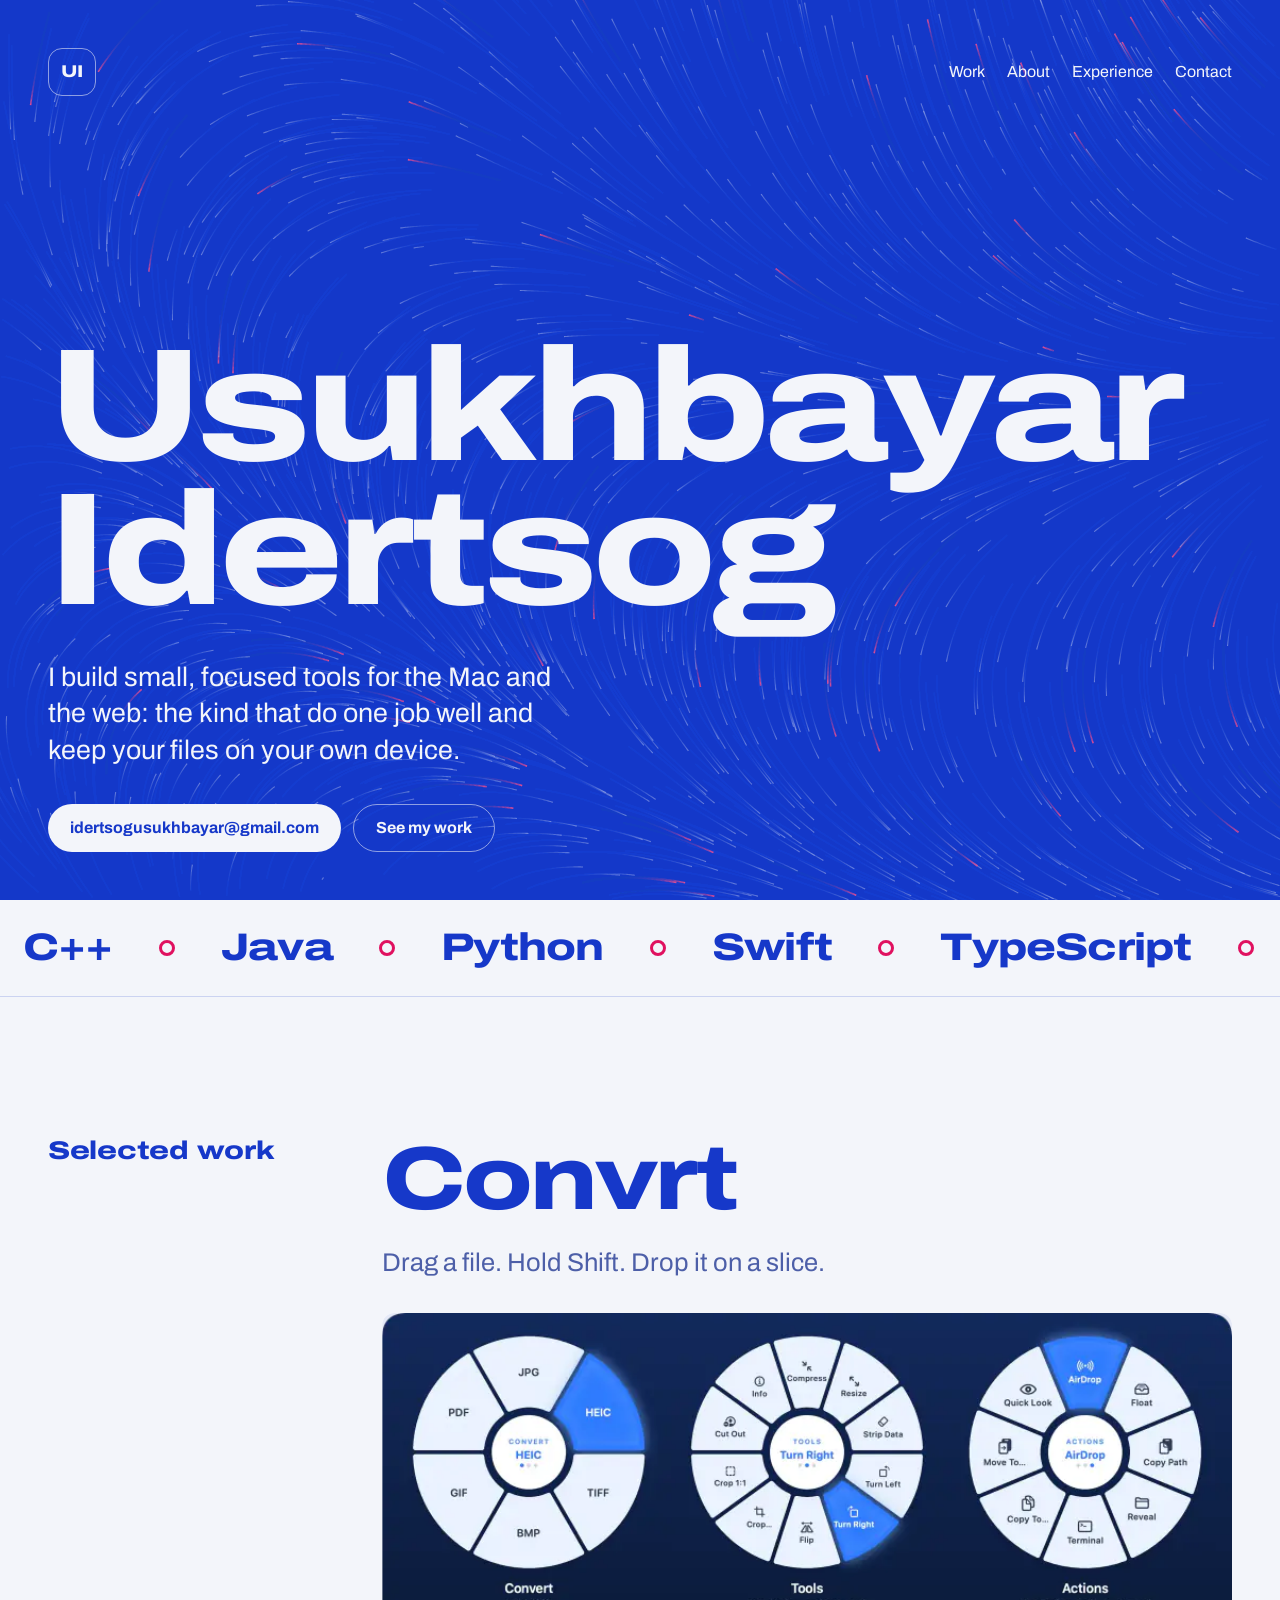
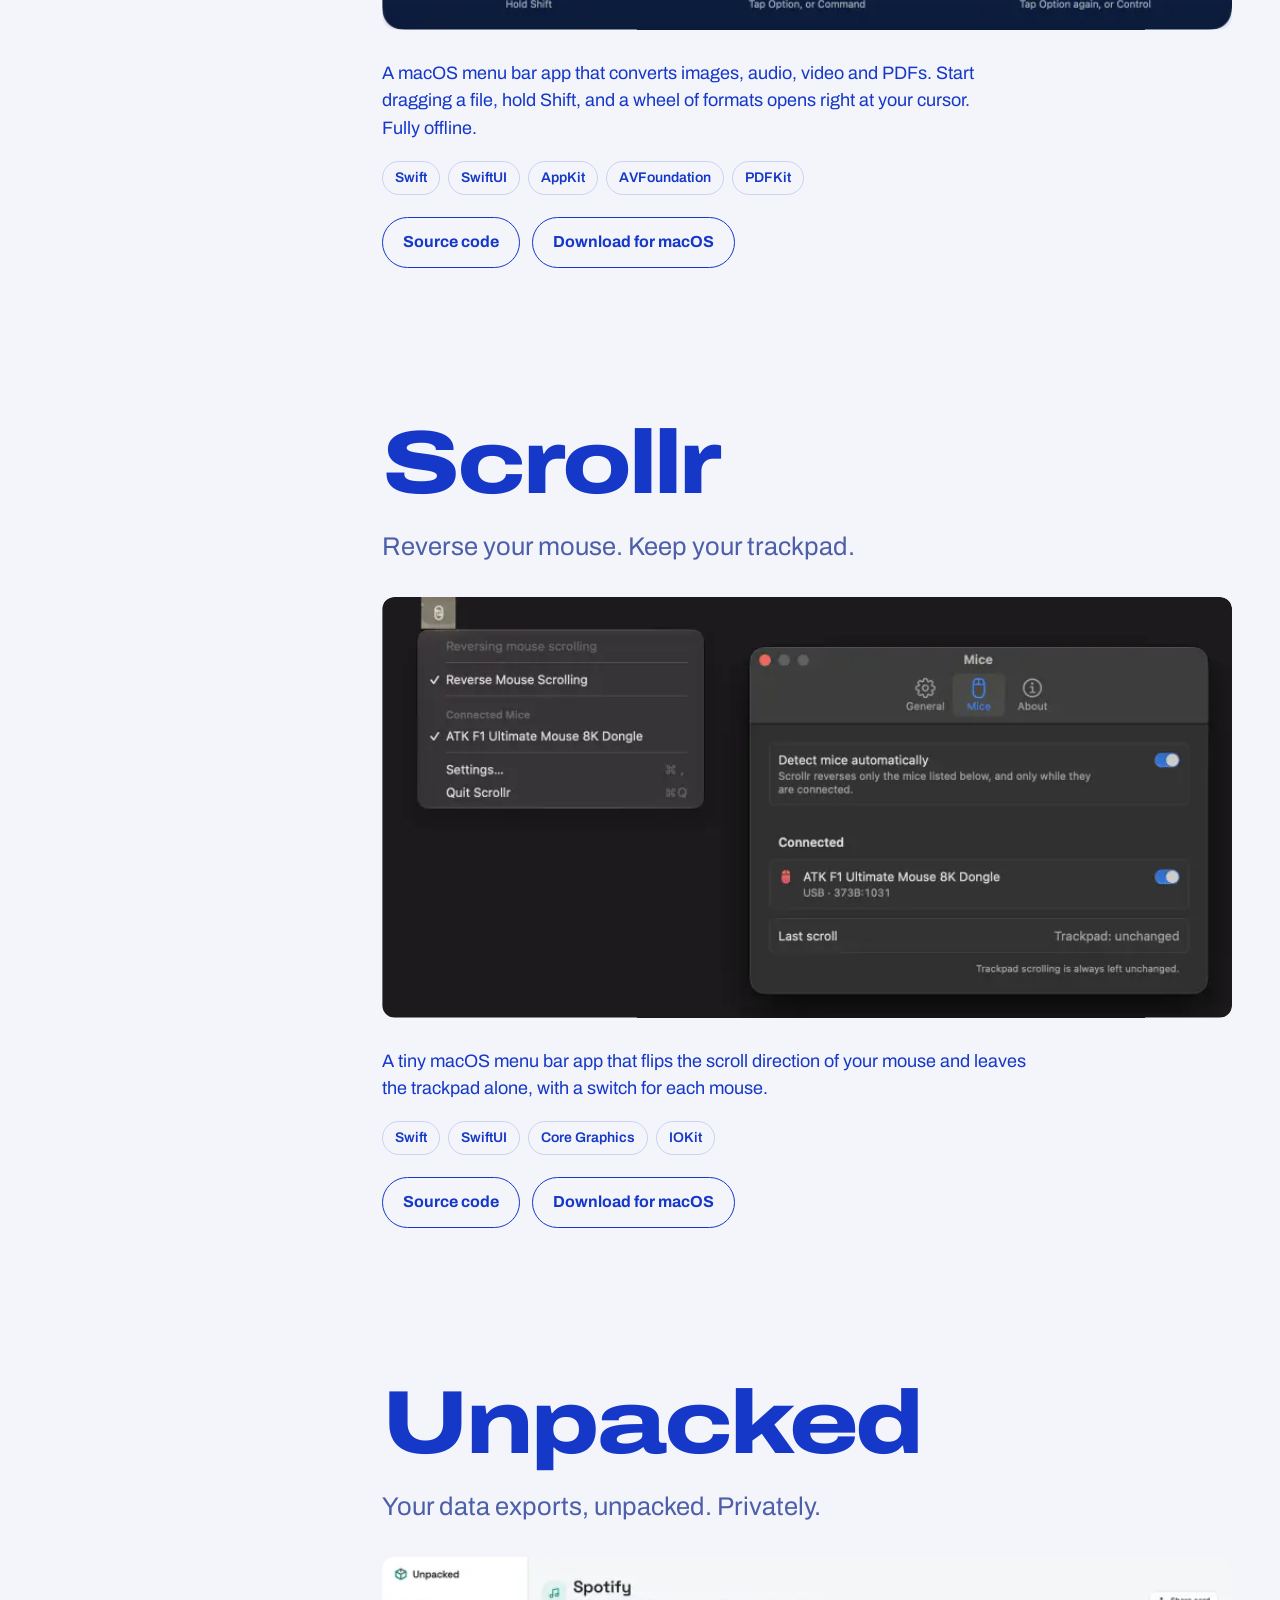
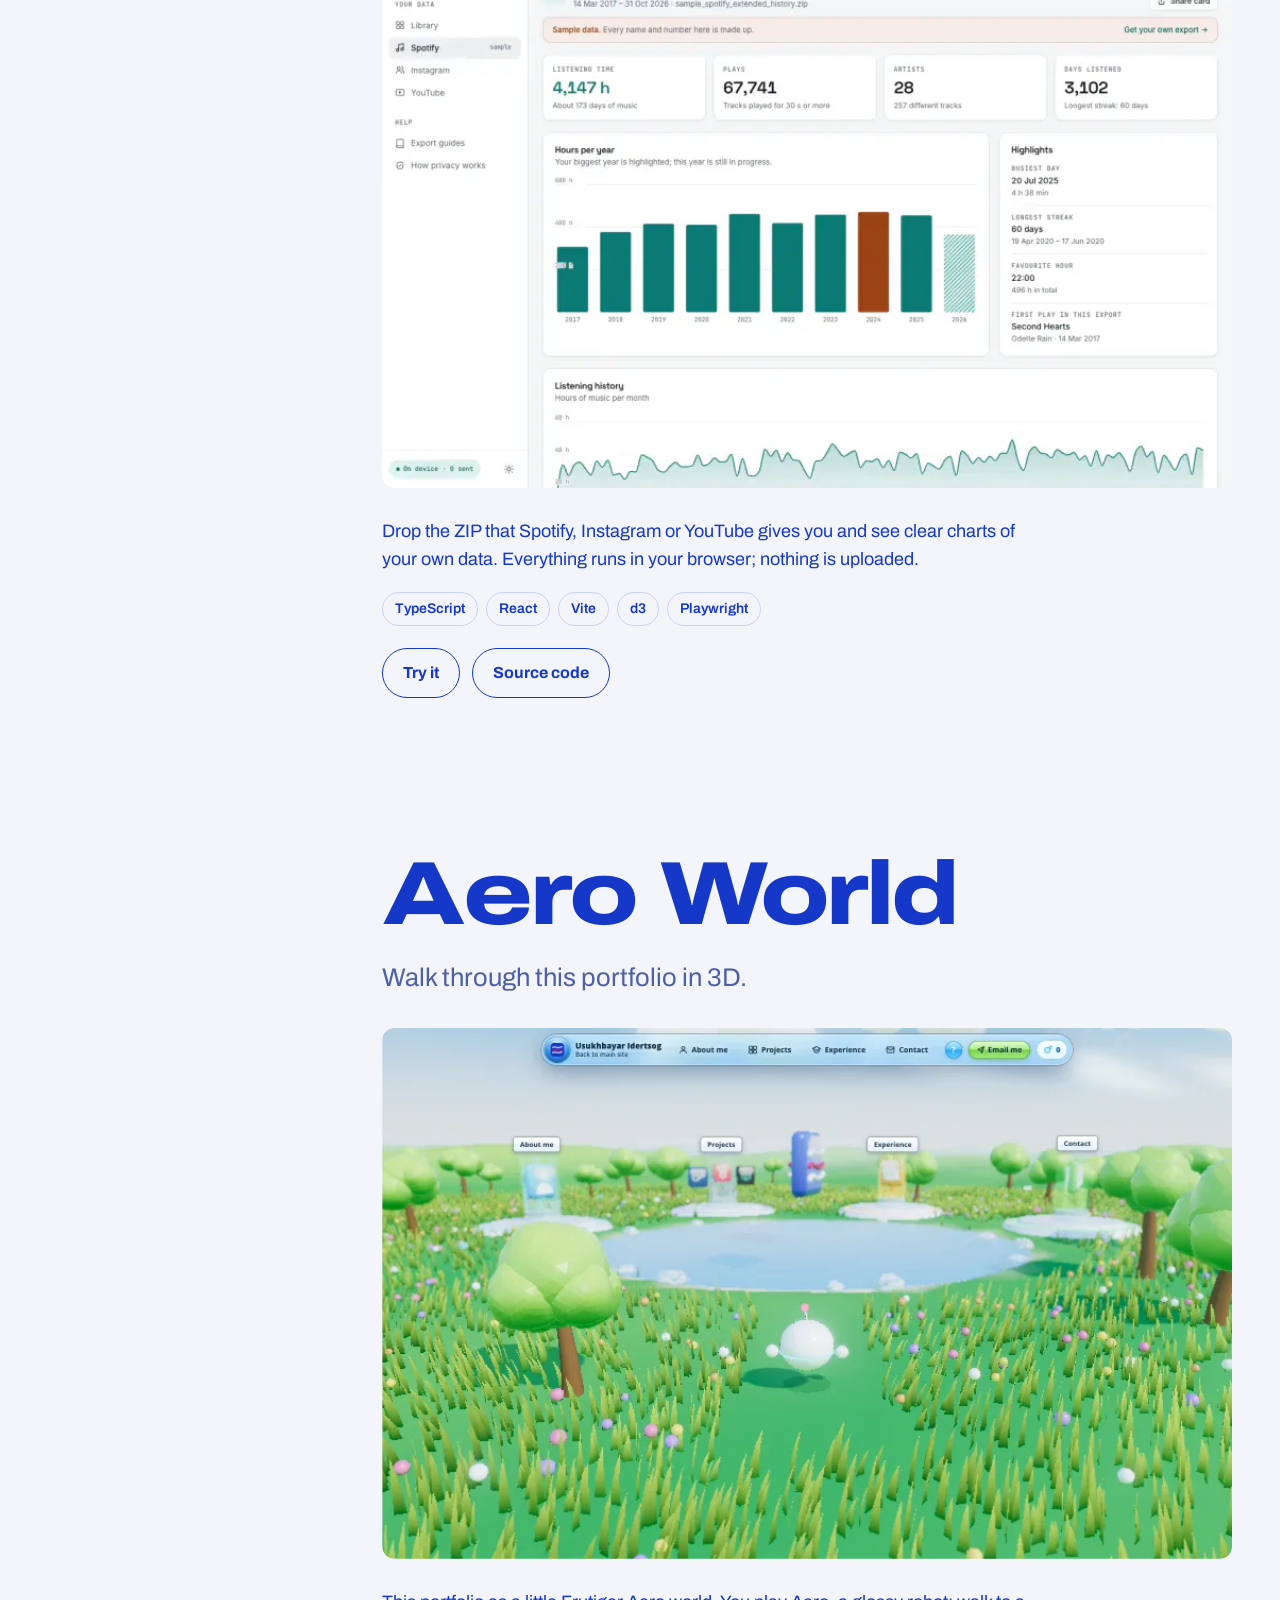
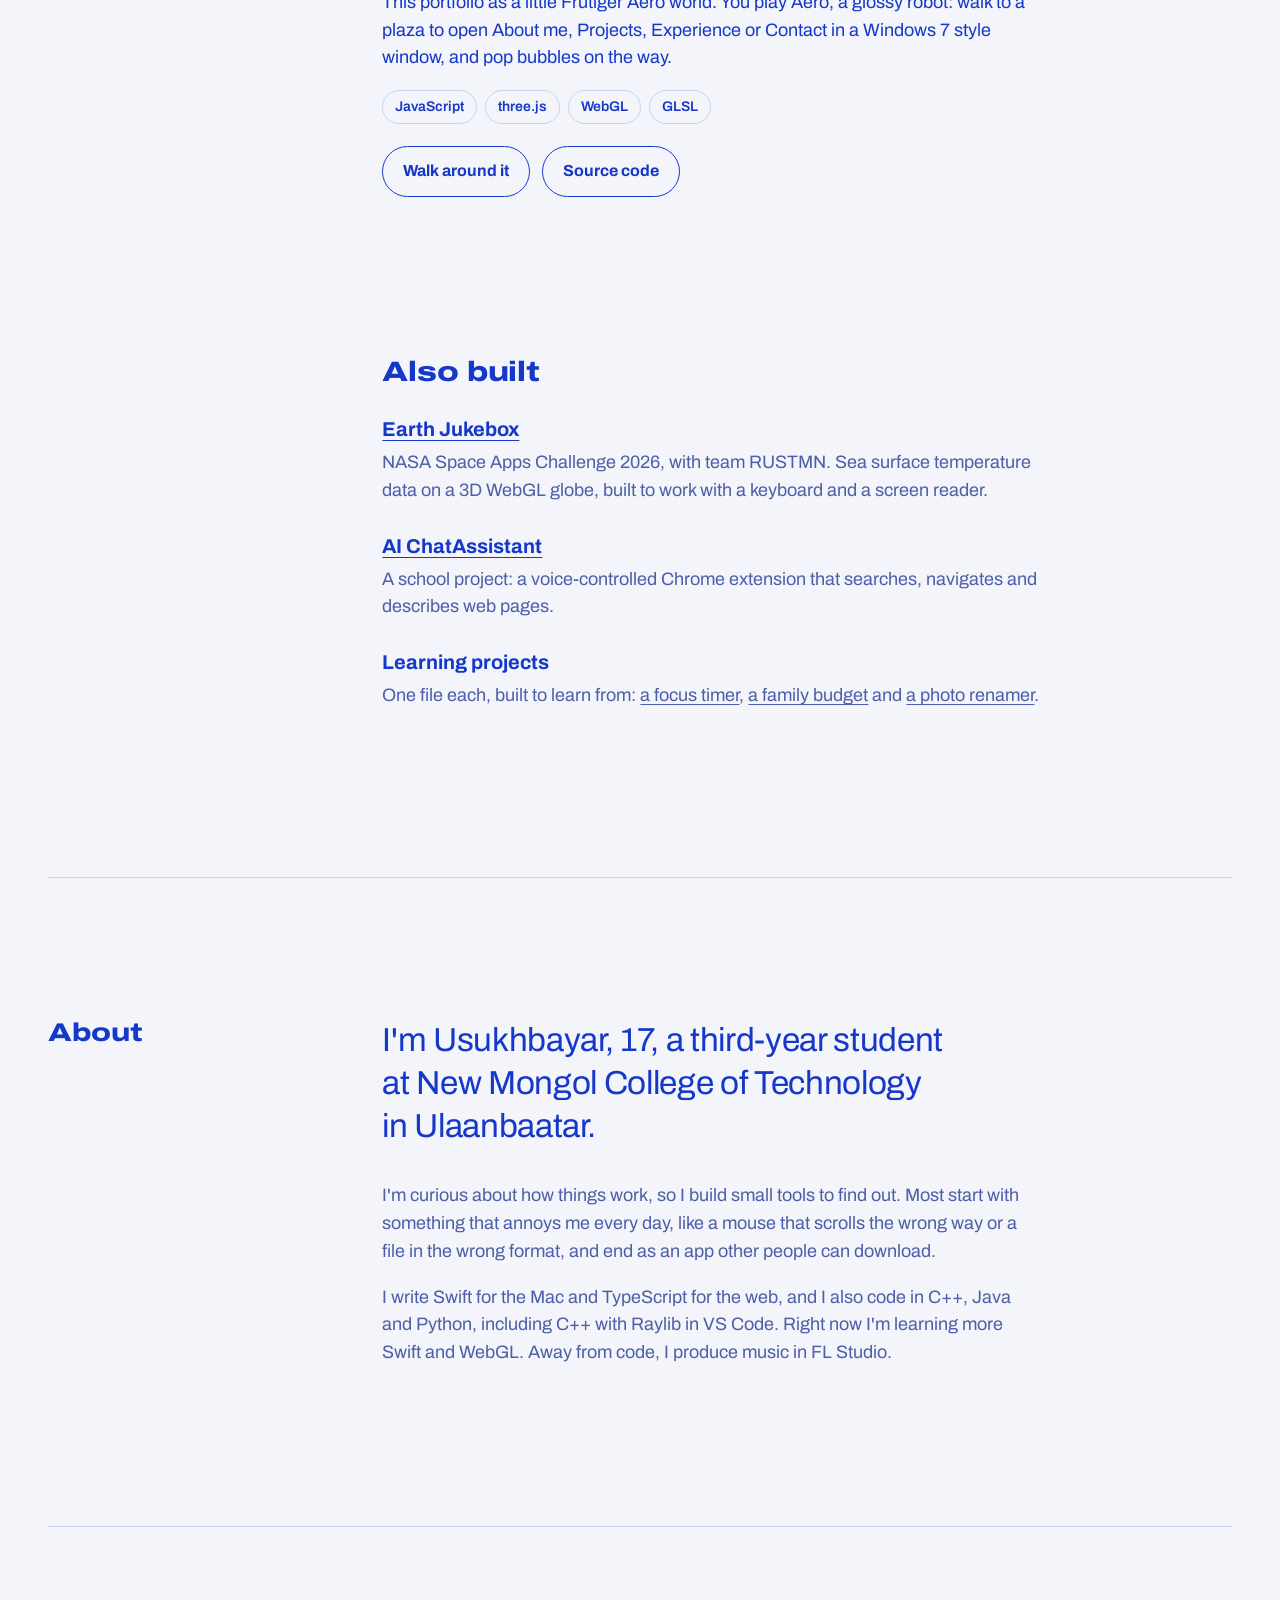
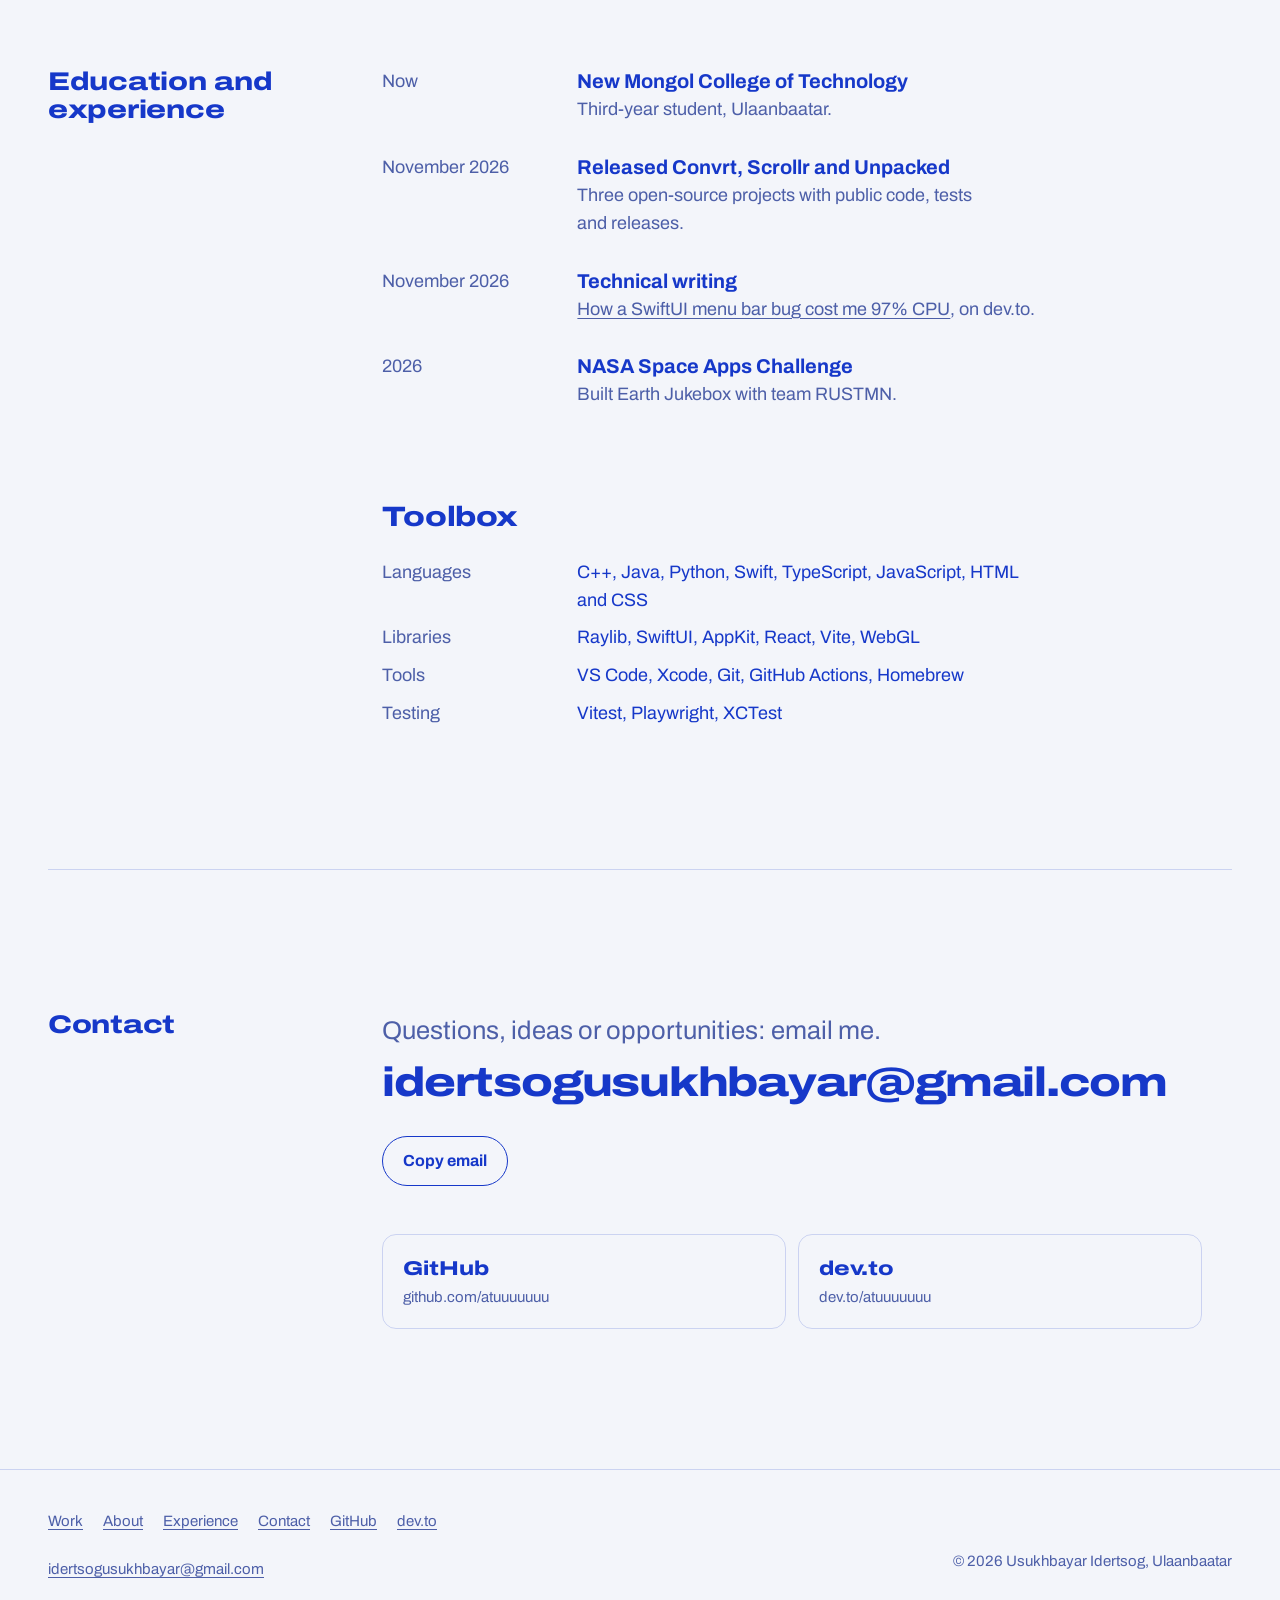
<file: index.html>
<!doctype html>
<html lang="en">
<head>
  <meta charset="utf-8">
  <meta name="viewport" content="width=device-width, initial-scale=1">
  <title>Usukhbayar Idertsog · Mac and web developer</title>
  <meta name="description" content="Portfolio of Usukhbayar Idertsog, 17, a student in Ulaanbaatar who builds open-source Mac apps and web tools: Convrt, Scrollr and Unpacked.">
  <meta name="author" content="Usukhbayar Idertsog">
  <meta name="color-scheme" content="light dark">
  <meta name="theme-color" content="#1638C9">

  <!-- If you move to your own domain, replace https://atuuuuuuu.github.io/portfolio/ (see README). -->
  <link rel="canonical" href="https://atuuuuuuu.github.io/portfolio/">
  <meta property="og:type" content="website">
  <meta property="og:site_name" content="Usukhbayar Idertsog">
  <meta property="og:title" content="Usukhbayar Idertsog · Mac and web developer">
  <meta property="og:description" content="I build small, focused tools for the Mac and the web: Convrt, Scrollr and Unpacked.">
  <meta property="og:url" content="https://atuuuuuuu.github.io/portfolio/">
  <meta property="og:image" content="https://atuuuuuuu.github.io/portfolio/assets/og.jpg">
  <meta property="og:image:width" content="1200">
  <meta property="og:image:height" content="630">
  <meta property="og:image:alt" content="Usukhbayar Idertsog's name over a blue flow field.">
  <meta name="twitter:card" content="summary_large_image">

  <link rel="icon" href="assets/favicon.svg" type="image/svg+xml">
  <link rel="apple-touch-icon" href="assets/apple-touch-icon.png">
  <link rel="preconnect" href="https://fonts.googleapis.com">
  <link rel="preconnect" href="https://fonts.gstatic.com" crossorigin>
  <link rel="stylesheet" href="https://fonts.googleapis.com/css2?family=Archivo:wdth,wght@62..125,100..900&display=swap">
  <link rel="stylesheet" href="styles.css">
  <script>
    // Content starts hidden for the scroll reveals; if effects.js never runs (file://, offline, old browser), show it all.
    document.documentElement.classList.add('js');
    setTimeout(() => { if (!document.documentElement.classList.contains('fx')) document.documentElement.classList.remove('js'); }, 1500);
  </script>
  <script type="module" src="effects.js"></script>

  <script type="application/ld+json">
  {
    "@context": "https://schema.org",
    "@type": "Person",
    "name": "Usukhbayar Idertsog",
    "email": "mailto:idertsogusukhbayar@gmail.com",
    "url": "https://atuuuuuuu.github.io/portfolio/",
    "description": "Builds small, focused tools for the Mac and the web.",
    "affiliation": { "@type": "EducationalOrganization", "name": "New Mongol College of Technology" },
    "address": { "@type": "PostalAddress", "addressLocality": "Ulaanbaatar", "addressCountry": "MN" },
    "sameAs": [
      "https://github.com/atuuuuuuu",
      "https://dev.to/atuuuuuuu"
    ]
  }
  </script>
</head>
<body>
  <a class="skip" href="#work">Skip to my work</a>

  <header class="hero" id="top">
    <canvas class="flow" aria-hidden="true"></canvas>

    <div class="topbar">
      <a class="logo" href="#top" aria-label="Usukhbayar Idertsog, back to top">UI</a>
      <button class="menu-toggle" type="button" aria-expanded="false" aria-controls="site-nav">
        <span class="menu-icon" aria-hidden="true"></span><span class="menu-label">Menu</span>
      </button>
      <nav class="site-nav" id="site-nav" aria-label="Sections">
        <a href="#work">Work</a>
        <a href="#about">About</a>
        <a href="#experience">Experience</a>
        <a href="#contact">Contact</a>
      </nav>
    </div>

    <h1 class="name" data-split>Usukhbayar<br>Idertsog</h1>
    <p class="intro" data-reveal style="--d: 0.2s">I build small, focused tools for the Mac and the web: the kind that do one job well and keep your files on your own device.</p>

    <div class="hero-foot" data-reveal style="--d: 0.3s">
      <a class="hero-cta" href="mailto:idertsogusukhbayar@gmail.com" data-magnetic>idertsogusukhbayar@gmail.com</a>
      <a class="hero-ghost" href="#work" data-magnetic>See my work</a>
    </div>
  </header>

  <div class="ticker" aria-label="Languages and tools I use">
    <ul class="ticker-track">
      <li>C++</li><li>Java</li><li>Python</li><li>Swift</li><li>TypeScript</li><li>JavaScript</li>
      <li>Raylib</li><li>SwiftUI</li><li>React</li><li>WebGL</li><li>VS Code</li><li>Xcode</li>
    </ul>
  </div>

  <main>
    <section class="section" id="work" aria-labelledby="work-title">
      <h2 id="work-title" data-reveal>Selected work</h2>
      <div class="section-body">

        <article class="project" id="convrt">
          <h3 data-reveal="mask"><span>Convrt</span></h3>
          <p class="lede" data-reveal>Drag a file. Hold Shift. Drop it on a slice.</p>
          <figure class="shot" data-reveal="image">
            <img src="assets/convrt-wheels.webp" srcset="assets/convrt-wheels-800.webp 800w, assets/convrt-wheels.webp 1600w" sizes="(max-width: 760px) calc(100vw - 32px), 60vw" width="1600" height="596" loading="lazy"
                 alt="Convrt's three wheels: Convert with image formats, Tools with compress and crop, and Actions with AirDrop and Quick Look.">
          </figure>
          <p data-reveal>A macOS menu bar app that converts images, audio, video and PDFs. Start dragging a file, hold Shift, and a wheel of formats opens right at your cursor. Fully offline.</p>
          <ul class="tags" data-reveal aria-label="Built with"><li>Swift</li><li>SwiftUI</li><li>AppKit</li><li>AVFoundation</li><li>PDFKit</li></ul>
          <p class="links" data-reveal>
            <a href="https://github.com/atuuuuuuu/Convrt" data-magnetic>Source code</a>
            <a href="https://github.com/atuuuuuuu/Convrt/releases/latest" data-magnetic>Download for macOS</a>
          </p>
        </article>

        <article class="project" id="scrollr">
          <h3 data-reveal="mask"><span>Scrollr</span></h3>
          <p class="lede" data-reveal>Reverse your mouse. Keep your trackpad.</p>
          <figure class="shot" data-reveal="image">
            <img src="assets/scrollr-menu.webp" srcset="assets/scrollr-menu-800.webp 800w, assets/scrollr-menu.webp 1600w" sizes="(max-width: 760px) calc(100vw - 32px), 60vw" width="1600" height="792" loading="lazy"
                 alt="Scrollr's menu bar menu with Reverse Mouse Scrolling and the connected mice, next to its settings window.">
          </figure>
          <p data-reveal>A tiny macOS menu bar app that flips the scroll direction of your mouse and leaves the trackpad alone, with a switch for each mouse.</p>
          <ul class="tags" data-reveal aria-label="Built with"><li>Swift</li><li>SwiftUI</li><li>Core Graphics</li><li>IOKit</li></ul>
          <p class="links" data-reveal>
            <a href="https://github.com/atuuuuuuu/Scrollr" data-magnetic>Source code</a>
            <a href="https://github.com/atuuuuuuu/Scrollr/releases/latest" data-magnetic>Download for macOS</a>
          </p>
        </article>

        <article class="project" id="unpacked">
          <h3 data-reveal="mask"><span>Unpacked</span></h3>
          <p class="lede" data-reveal>Your data exports, unpacked. Privately.</p>
          <figure class="shot" data-reveal="image">
            <picture>
              <source srcset="assets/unpacked-dark-800.webp 800w, assets/unpacked-dark.webp 1440w" sizes="(max-width: 760px) calc(100vw - 32px), 60vw" media="(prefers-color-scheme: dark)">
              <img src="assets/unpacked-light.webp" srcset="assets/unpacked-light-800.webp 800w, assets/unpacked-light.webp 1440w" sizes="(max-width: 760px) calc(100vw - 32px), 60vw" width="1440" height="900" loading="lazy"
                   alt="Unpacked showing charts of a year of Spotify listening history.">
            </picture>
          </figure>
          <p data-reveal>Drop the ZIP that Spotify, Instagram or YouTube gives you and see clear charts of your own data. Everything runs in your browser; nothing is uploaded.</p>
          <ul class="tags" data-reveal aria-label="Built with"><li>TypeScript</li><li>React</li><li>Vite</li><li>d3</li><li>Playwright</li></ul>
          <p class="links" data-reveal>
            <a href="https://atuuuuuuu.github.io/unpacked/" data-magnetic>Try it</a>
            <a href="https://github.com/atuuuuuuu/unpacked" data-magnetic>Source code</a>
          </p>
        </article>

        <article class="project" id="aero-world">
          <h3 data-reveal="mask"><span>Aero World</span></h3>
          <p class="lede" data-reveal>Walk through this portfolio in 3D.</p>
          <figure class="shot" data-reveal="image">
            <a href="world/"><img src="assets/aero-world.webp" srcset="assets/aero-world-800.webp 800w, assets/aero-world.webp 1600w" sizes="(max-width: 760px) calc(100vw - 32px), 60vw" width="1600" height="1000" loading="lazy"
                 alt="Aero World: a sunny 3D meadow with a lake, a small white robot and four glass plazas labelled About me, Projects, Experience and Contact."></a>
          </figure>
          <p data-reveal>This portfolio as a little Frutiger Aero world. You play Aero, a glossy robot: walk to a plaza to open About me, Projects, Experience or Contact in a Windows 7 style window, and pop bubbles on the way.</p>
          <ul class="tags" data-reveal aria-label="Built with"><li>JavaScript</li><li>three.js</li><li>WebGL</li><li>GLSL</li></ul>
          <p class="links" data-reveal>
            <a href="world/" data-magnetic>Walk around it</a>
            <a href="https://github.com/atuuuuuuu/portfolio/tree/main/world" data-magnetic>Source code</a>
          </p>
        </article>

        <div class="more">
          <h3 data-reveal>Also built</h3>
          <dl>
            <dt data-reveal><a href="https://github.com/atuuuuuuu/earth-jukebox">Earth Jukebox</a></dt>
            <dd data-reveal>NASA Space Apps Challenge 2026, with team RUSTMN. Sea surface temperature data on a 3D WebGL globe, built to work with a keyboard and a screen reader.</dd>

            <dt data-reveal><a href="https://github.com/atuuuuuuu/AI-ChatAssistant">AI ChatAssistant</a></dt>
            <dd data-reveal>A school project: a voice-controlled Chrome extension that searches, navigates and describes web pages.</dd>

            <dt data-reveal>Learning projects</dt>
            <dd data-reveal>One file each, built to learn from:
              <a href="https://github.com/atuuuuuuu/study-timer">a focus timer</a>,
              <a href="https://github.com/atuuuuuuu/budget-tracker">a family budget</a> and
              <a href="https://github.com/atuuuuuuu/photo-renamer">a photo renamer</a>.</dd>
          </dl>
        </div>
      </div>
    </section>

    <section class="section" id="about" aria-labelledby="about-title">
      <h2 id="about-title" data-reveal>About</h2>
      <div class="section-body prose">
        <p class="big" data-reveal>I'm Usukhbayar, 17, a third-year student at New Mongol College of Technology in Ulaanbaatar.</p>
        <p data-reveal>I'm curious about how things work, so I build small tools to find out. Most start with something that annoys me every day, like a mouse that scrolls the wrong way or a file in the wrong format, and end as an app other people can download.</p>
        <p data-reveal>I write Swift for the Mac and TypeScript for the web, and I also code in C++, Java and Python, including C++ with Raylib in VS Code. Right now I'm learning more Swift and WebGL. Away from code, I produce music in FL Studio.</p>
      </div>
    </section>

    <section class="section" id="experience" aria-labelledby="experience-title">
      <h2 id="experience-title" data-reveal>Education and experience</h2>
      <div class="section-body">
        <ol class="timeline">
          <li data-reveal>
            <p class="when">Now</p>
            <h3>New Mongol College of Technology</h3>
            <p>Third-year student, Ulaanbaatar.</p>
          </li>
          <li data-reveal>
            <p class="when">November 2026</p>
            <h3>Released Convrt, Scrollr and Unpacked</h3>
            <p>Three open-source projects with public code, tests and releases.</p>
          </li>
          <li data-reveal>
            <p class="when">November 2026</p>
            <h3>Technical writing</h3>
            <p><a href="https://dev.to/atuuuuuuu/swiftuis-menubarextra-writes-isinserted-back-on-every-update-and-how-that-cost-me-97-cpu-6ej">How a SwiftUI menu bar bug cost me 97% CPU</a>, on dev.to.</p>
          </li>
          <li data-reveal>
            <p class="when">2026</p>
            <h3>NASA Space Apps Challenge</h3>
            <p>Built Earth Jukebox with team RUSTMN.</p>
          </li>
        </ol>

        <div class="toolbox">
          <h3 data-reveal>Toolbox</h3>
          <dl>
            <dt data-reveal>Languages</dt><dd data-reveal>C++, Java, Python, Swift, TypeScript, JavaScript, HTML and CSS</dd>
            <dt data-reveal>Libraries</dt><dd data-reveal>Raylib, SwiftUI, AppKit, React, Vite, WebGL</dd>
            <dt data-reveal>Tools</dt><dd data-reveal>VS Code, Xcode, Git, GitHub Actions, Homebrew</dd>
            <dt data-reveal>Testing</dt><dd data-reveal>Vitest, Playwright, XCTest</dd>
          </dl>
        </div>
      </div>
    </section>

    <section class="section" id="contact" aria-labelledby="contact-title">
      <h2 id="contact-title" data-reveal>Contact</h2>
      <div class="section-body">
        <p class="contact-lead" data-reveal>Questions, ideas or opportunities: email me.</p>
        <a class="email" href="mailto:idertsogusukhbayar@gmail.com" data-reveal="mask"><span>idertsogusukhbayar<wbr>@gmail.com</span></a>
        <p class="copy-row" data-reveal>
          <button class="copy" type="button" data-copy="idertsogusukhbayar@gmail.com" data-magnetic hidden>Copy email</button>
          <span class="copy-status" role="status" aria-live="polite"></span>
        </p>
        <ul class="socials" data-reveal>
          <li><a href="https://github.com/atuuuuuuu" target="_blank" rel="noopener" data-magnetic><span class="social-name">GitHub</span><span class="social-handle">github.com/atuuuuuuu</span></a></li>
          <li><a href="https://dev.to/atuuuuuuu" target="_blank" rel="noopener" data-magnetic><span class="social-name">dev.to</span><span class="social-handle">dev.to/atuuuuuuu</span></a></li>
        </ul>
      </div>
    </section>
  </main>

  <footer class="footer">
    <nav class="footer-links" aria-label="Footer">
      <a href="#work">Work</a>
      <a href="#about">About</a>
      <a href="#experience">Experience</a>
      <a href="#contact">Contact</a>
      <a href="https://github.com/atuuuuuuu" target="_blank" rel="noopener">GitHub</a>
      <a href="https://dev.to/atuuuuuuu" target="_blank" rel="noopener">dev.to</a>
    </nav>
    <p><a href="mailto:idertsogusukhbayar@gmail.com">idertsogusukhbayar@gmail.com</a></p>
    <p class="copyright">© <span data-year>2026</span> Usukhbayar Idertsog, Ulaanbaatar</p>
  </footer>
</body>
</html>
</file>
<file: styles.css>
/* Two inks on paper: ultramarine for everything, pink only for what you're touching. */
:root {
  --paper: #F3F5FA;
  --ink: #1638C9;
  --ink-soft: #4D5FA8;
  --field: #1638C9;        /* the hero */
  --on-field: #F3F5FA;
  --signal: #E0115F;       /* selected slice, focus, cursor */
  --on-signal: #FFFFFF;
  --rule: rgba(22, 56, 201, 0.18);

  --wide: 125%;            /* Archivo width axis */
  --gutter: clamp(16px, 4vw, 48px);
  --measure: 66ch;
  --ease-out: cubic-bezier(0.16, 1, 0.3, 1);     /* long, soft landing */
  --ease-flow: cubic-bezier(0.65, 0, 0.35, 1);
  color-scheme: light;
}
@media (prefers-color-scheme: dark) {
  :root:not([data-theme="light"]) {
    --paper: #0B1240;
    --ink: #DCE3FF;
    --ink-soft: #9AA6DD;
    --signal: #FF4F8B;
    --on-signal: #0B1240;
    --rule: rgba(220, 227, 255, 0.18);
    color-scheme: dark;
  }
}

*, *::before, *::after { box-sizing: border-box; }
html { -webkit-text-size-adjust: 100%; }
/* Lenis (smooth scrolling) takes over scrolling when it's running */
html.lenis, html.lenis body { height: auto; }
.lenis.lenis-smooth { scroll-behavior: auto !important; }
.lenis.lenis-stopped { overflow: hidden; }

body {
  margin: 0;
  background: var(--paper);
  color: var(--ink);
  font-family: "Archivo", system-ui, sans-serif;
  font-size: 18px;
  line-height: 1.55;
  font-stretch: 100%;
  overflow-x: clip;
}
img { display: block; max-width: 100%; height: auto; }
a { color: inherit; text-decoration-thickness: 1px; text-underline-offset: 0.18em; transition: text-decoration-color 0.3s; }
a:hover { text-decoration-color: var(--signal); text-decoration-thickness: 2px; }
:focus-visible { outline: 3px solid var(--signal); outline-offset: 3px; border-radius: 2px; }
::selection { background: var(--signal); color: var(--on-signal); }

.skip {
  position: absolute; left: var(--gutter); top: -100px; z-index: 60;
  background: var(--signal); color: var(--on-signal); padding: 8px 14px; text-decoration: none;
}
.skip:focus { top: 12px; }

/* ---------- Scroll progress (created by effects.js) and cursor ---------- */
.progress {
  position: fixed; inset: 0 0 auto 0; height: 3px; z-index: 50;
  background: var(--signal); transform-origin: 0 50%; transform: scaleX(0);
  pointer-events: none;
}
/* Bold, rounded arrow: ultramarine everywhere, pink over anything you can click. Native cursor, so no lag. */
html { cursor: url("data:image/svg+xml,%3Csvg xmlns='http://www.w3.org/2000/svg' width='32' height='32' viewBox='0 0 32 32'%3E%3Cpath d='M6 3.5 L6 25 L11.6 19.8 L15.2 27.6 L19.4 25.8 L15.9 18.2 L23.2 18.2 Z' fill='white' stroke='white' stroke-width='5.5' stroke-linejoin='round'/%3E%3Cpath d='M6 3.5 L6 25 L11.6 19.8 L15.2 27.6 L19.4 25.8 L15.9 18.2 L23.2 18.2 Z' fill='%231638C9' stroke='%231638C9' stroke-width='2.2' stroke-linejoin='round'/%3E%3C/svg%3E") 6 4, auto; }
a, button, .copy, [data-magnetic] { cursor: url("data:image/svg+xml,%3Csvg xmlns='http://www.w3.org/2000/svg' width='32' height='32' viewBox='0 0 32 32'%3E%3Cpath d='M6 3.5 L6 25 L11.6 19.8 L15.2 27.6 L19.4 25.8 L15.9 18.2 L23.2 18.2 Z' fill='white' stroke='white' stroke-width='5.5' stroke-linejoin='round'/%3E%3Cpath d='M6 3.5 L6 25 L11.6 19.8 L15.2 27.6 L19.4 25.8 L15.9 18.2 L23.2 18.2 Z' fill='%23E0115F' stroke='%23E0115F' stroke-width='2.2' stroke-linejoin='round'/%3E%3C/svg%3E") 6 4, pointer; }

/* ---------- Hero ---------- */
.hero {
  position: relative;
  isolation: isolate;
  min-height: 100svh;
  background: var(--field);
  color: var(--on-field);
  padding: var(--gutter);
  display: grid;
  grid-template-rows: auto 1fr auto auto;
  gap: clamp(24px, 4vh, 48px);
  overflow: hidden;
}
.flow { position: absolute; inset: 0; width: 100%; height: 100%; z-index: -1; }
.topbar { display: flex; align-items: center; justify-content: space-between; gap: 16px; }
.logo {
  display: grid; place-items: center; width: 48px; height: 48px; flex: none;
  border: 1.5px solid color-mix(in srgb, var(--on-field) 55%, transparent); border-radius: 14px;
  font-stretch: var(--wide); font-weight: 800; font-size: 17px; letter-spacing: -0.02em; text-decoration: none;
  transition: background-color 0.2s, color 0.2s, border-color 0.2s;
}
.logo:hover { background: var(--on-field); color: var(--field); border-color: var(--on-field); }
.site-nav { display: flex; flex-wrap: wrap; justify-content: flex-end; gap: 4px 22px; font-size: 16px; }
.site-nav a { text-decoration: none; padding: 12px 0; position: relative; }
.menu-toggle {
  position: relative; z-index: 2; display: none; align-items: center; gap: 10px; min-height: 48px; padding: 0 18px;
  font: inherit; font-size: 16px; font-weight: 700; color: var(--on-field); background: transparent;
  border: 1.5px solid color-mix(in srgb, var(--on-field) 55%, transparent); border-radius: 999px;
}
.menu-icon { position: relative; width: 18px; height: 2px; background: currentColor; }
.menu-icon::before, .menu-icon::after { content: ""; position: absolute; left: 0; width: 18px; height: 2px; background: currentColor; transition: transform 0.3s var(--ease-out); }
.menu-icon::before { top: -6px; }
.menu-icon::after { top: 6px; }
.menu-open .menu-icon { background: transparent; }
.menu-open .menu-icon::before { transform: translateY(6px) rotate(45deg); }
.menu-open .menu-icon::after { transform: translateY(-6px) rotate(-45deg); }
.site-nav a::after {
  content: ""; position: absolute; left: 0; right: 0; bottom: 2px; height: 2px; background: currentColor;
  transform: scaleX(0); transform-origin: 100% 50%; transition: transform 0.3s var(--ease-out);
}
.site-nav a:hover::after { transform: scaleX(1); transform-origin: 0 50%; }

.name {
  align-self: end;
  margin: 0;
  font-stretch: var(--wide);
  font-weight: 800;
  /* "Usukhbayar" is about 7.05em wide at this width axis, so 12.5vw always fits the screen */
  font-size: clamp(36px, 12.5vw, 184px);
  line-height: 0.9;
  letter-spacing: -0.035em;
}
/* letters rise out of their line on load (split by effects.js) */
.name .line { display: block; overflow: clip; padding-bottom: 0.12em; margin-bottom: -0.12em; }
.name .ch { display: inline-block; transform: translateY(105%); animation: rise 0.7s var(--ease-out) forwards; animation-delay: calc(var(--i) * 18ms + 0.05s); }
@keyframes rise { to { transform: none; } }

.intro { margin: 0; max-width: 34ch; font-size: clamp(20px, 2.1vw, 28px); line-height: 1.35; }

.hero-foot { display: flex; flex-wrap: wrap; align-items: center; gap: 12px; }
.hero-cta, .hero-ghost {
  display: inline-flex; align-items: center; min-height: 48px; padding: 0 22px; border-radius: 999px;
  font-size: 16px; font-weight: 700; text-decoration: none;
  transition: translate 0.35s var(--ease-out), background-color 0.2s, color 0.2s, border-color 0.2s;
}
.hero-cta { background: var(--on-field); color: var(--field); overflow-wrap: anywhere; }
.hero-cta:hover { background: var(--signal); color: var(--on-signal); }   /* white on #E0115F, navy on the lighter dark-mode pink */
.hero-ghost { border: 1.5px solid color-mix(in srgb, var(--on-field) 55%, transparent); color: var(--on-field); }
.hero-ghost:hover { border-color: var(--on-field); background: var(--on-field); color: var(--field); }
.hero :focus-visible { outline-color: var(--on-field); }

/* ---------- Ticker ---------- */
.ticker { overflow: hidden; background: var(--paper); border-bottom: 1px solid var(--rule); }
.ticker-track {
  display: flex; width: max-content; margin: 0; padding: 18px 0; list-style: none;
  font-stretch: var(--wide); font-weight: 800; font-size: clamp(22px, 3vw, 40px); letter-spacing: -0.02em;
  animation: ticker 26s linear infinite;
}
.ticker-track li { display: flex; align-items: center; padding: 0 0.6em; white-space: nowrap; }
.ticker-track li::after {   /* a small ring between items */
  content: ""; width: 0.42em; height: 0.42em; margin-left: 1.2em; border-radius: 50%;
  border: 0.09em solid var(--signal); flex: none;
}
@keyframes ticker { to { transform: translateX(-50%); } }

/* ---------- Scroll reveals (effects.js adds .is-in) ---------- */
.js [data-reveal] {
  opacity: 0; transform: translateY(18px);
  transition: opacity 0.45s var(--ease-out), transform 0.55s var(--ease-out);
  transition-delay: var(--d, 0s);
}
.js [data-reveal].is-in { opacity: 1; transform: none; }
.js [data-reveal="mask"] { opacity: 1; transform: none; display: block; overflow: clip; padding-bottom: 0.1em; }
.js [data-reveal="mask"] > span { display: inline-block; transform: translateY(110%); transition: transform 0.6s var(--ease-out); }
.js [data-reveal="mask"].is-in > span { transform: none; }
.js [data-reveal="image"] { opacity: 1; transform: none; clip-path: inset(10% 4% 0 4% round 12px); transition: clip-path 0.6s var(--ease-out); }
.js [data-reveal="image"] img { scale: 1.06; transition: scale 0.8s var(--ease-out); }
.js [data-reveal="image"].is-in { clip-path: inset(0 0 0 0 round 12px); }
.js [data-reveal="image"].is-in img { scale: 1; }

/* ---------- Sections ---------- */
main { padding: 0 var(--gutter); }
.section {
  display: grid;
  grid-template-columns: minmax(0, 3fr) minmax(0, 9fr);
  gap: 24px clamp(24px, 4vw, 64px);
  padding: clamp(72px, 11vw, 144px) 0;
  border-top: 1px solid var(--rule);
}
.section:first-child { border-top: 0; }
.section > h2 {
  margin: 0;
  font-stretch: var(--wide);
  font-weight: 800;
  font-size: clamp(22px, 2vw, 28px);
  line-height: 1.1;
  letter-spacing: -0.01em;
  align-self: start;
  position: sticky; top: 28px;
}
.section-body { min-width: 0; }
p { margin: 0 0 1em; max-width: var(--measure); }
/* no lonely last words, no lopsided headings */
p, dd, li { text-wrap: pretty; }
h2, h3 { text-wrap: balance; }
.big { font-size: clamp(24px, 2.6vw, 34px); line-height: 1.3; letter-spacing: -0.01em; max-width: 30ch; }
.prose p:not(.big) { color: var(--ink-soft); }

/* Projects */
.project + .project { margin-top: clamp(96px, 12vw, 160px); }
.project h3 {
  margin: 0;
  font-stretch: var(--wide);
  font-weight: 800;
  font-size: clamp(44px, 7vw, 108px);
  line-height: 0.95;
  letter-spacing: -0.035em;
}
.lede { margin: 12px 0 30px; font-size: clamp(20px, 2vw, 26px); color: var(--ink-soft); }
.shot { margin: 0 0 30px; border-radius: 12px; overflow: hidden; background: rgba(22, 56, 201, 0.06); }
.shot img { width: 100%; }
.shot:hover img { scale: 1.03; transition: scale 0.5s var(--ease-out); }
.tags { display: flex; flex-wrap: wrap; gap: 8px; margin: 0 0 22px; padding: 0; list-style: none; }
.tags li { font-size: 14px; font-weight: 600; padding: 5px 12px; border: 1px solid var(--rule); border-radius: 999px; }
.links { display: flex; flex-wrap: wrap; gap: 12px; }
.links a, .copy {
  display: inline-flex; align-items: center; gap: 8px;
  font: inherit; font-size: 16px; font-weight: 700; text-decoration: none;
  padding: 12px 20px; border-radius: 999px;
  border: 1.5px solid var(--ink); color: var(--ink); background: transparent;
  transition: translate 0.35s var(--ease-out), background-color 0.2s var(--ease-out), color 0.2s var(--ease-out), border-color 0.2s;
}
.links a:hover, .copy:hover { background: var(--ink); color: var(--paper); }
[data-magnetic] { transition: translate 0.35s var(--ease-out), background-color 0.2s var(--ease-out), color 0.2s var(--ease-out), border-color 0.2s; }

.more { margin-top: clamp(96px, 12vw, 160px); }
.more h3, .toolbox h3 { margin: 0 0 20px; font-stretch: var(--wide); font-weight: 800; font-size: 28px; letter-spacing: -0.01em; }
.more dl { margin: 0; max-width: var(--measure); }
.more dt { font-weight: 700; font-size: 20px; }
.more dd { margin: 4px 0 26px; color: var(--ink-soft); }

/* Education and experience: newest first */
.timeline { list-style: none; margin: 0; padding: 0; max-width: var(--measure); position: relative; }
.timeline li { display: grid; grid-template-columns: 9.5em 1fr; gap: 0 24px; padding: 0 0 30px; }
.timeline .when { grid-row: span 2; margin: 0; color: var(--ink-soft); font-variant-numeric: tabular-nums; }
.timeline h3 { margin: 0; font-size: 20px; line-height: 1.3; }
.timeline li p:not(.when) { margin: 2px 0 0; color: var(--ink-soft); }

.toolbox { margin-top: 56px; }
.toolbox dl { display: grid; grid-template-columns: 9.5em 1fr; gap: 10px 24px; margin: 0; max-width: var(--measure); }
.toolbox dt { color: var(--ink-soft); }
.toolbox dd { margin: 0; }

/* Contact */
.contact-lead { font-size: clamp(20px, 2vw, 26px); color: var(--ink-soft); margin-bottom: 10px; }
.email {
  display: block; width: fit-content; max-width: 100%;
  font-stretch: var(--wide); font-weight: 800;
  /* the address is about 19.4em wide here: 3.2vw keeps it on one line beside the section title;
     on phones it wraps at the <wbr> before "@" */
  font-size: clamp(20px, 3.2vw, 56px); line-height: 1.1; letter-spacing: -0.03em;
  text-decoration: none;
}
.email > span { background: linear-gradient(var(--signal), var(--signal)) 0 100% / 0 0.08em no-repeat; transition: background-size 0.35s var(--ease-out); }
.email:hover > span { background-size: 100% 0.08em; }
.copy-row { display: flex; align-items: center; gap: 16px; margin: 26px 0 48px; }
.copy[hidden] { display: none; }
.copy-status { font-size: 15px; color: var(--ink-soft); }
.copy-status[data-state="ok"] { color: var(--ink); font-weight: 600; }
.copy-status[data-state="ok"]::before { content: "✓ "; }
.copy-status[data-state="error"] { color: var(--signal); font-weight: 600; }
.socials { display: grid; grid-template-columns: repeat(auto-fit, minmax(200px, 1fr)); gap: 12px; margin: 0; padding: 0; list-style: none; max-width: 820px; }
.socials a {
  display: grid; gap: 2px; padding: 18px 20px; text-decoration: none;
  border: 1px solid var(--rule); border-radius: 14px;
}
.socials a:hover { border-color: var(--ink); }
.social-name { font-stretch: var(--wide); font-weight: 800; font-size: 20px; }
.social-handle { font-size: 15px; color: var(--ink-soft); overflow-wrap: anywhere; }

.footer {
  display: flex; flex-wrap: wrap; justify-content: space-between; gap: 8px 24px;
  padding: 32px var(--gutter) 48px; border-top: 1px solid var(--rule); font-size: 15px; color: var(--ink-soft);
}
.footer p { margin: 0; }
.footer-links { display: flex; flex-wrap: wrap; gap: 0 20px; flex-basis: 100%; }
.footer a { display: inline-block; padding: 8px 0; }

/* ---------- Phones ---------- */
@media (max-width: 760px) {
  body { font-size: 17px; }
  .footer { flex-direction: column; }
  .footer a { padding: 11px 0; }   /* 44px tap targets */
  .copy-row { flex-wrap: wrap; }
  /* the menu button replaces the inline links once effects.js runs; without JS the links stay inline */
  .fx .site-nav {
    position: fixed; inset: 0; z-index: 1; flex-direction: column; justify-content: center; gap: 4px;
    padding: 96px var(--gutter) var(--gutter); background: var(--field);
    font-stretch: var(--wide); font-weight: 800; font-size: clamp(32px, 10vw, 48px); letter-spacing: -0.02em;
    opacity: 0; visibility: hidden; transition: opacity 0.3s var(--ease-out), visibility 0s 0.3s;
  }
  .fx .site-nav a { padding: 8px 0; }
  .fx .menu-toggle { display: inline-flex; }
  .menu-open .site-nav { opacity: 1; visibility: visible; transition: opacity 0.3s var(--ease-out); }
  .menu-open { overflow: hidden; }
  .menu-open .hero { z-index: 45; }    /* above the revealed sections, below the progress bar */
  .menu-open .logo { position: relative; z-index: 2; }
  .site-nav { justify-content: flex-start; gap: 4px 18px; }
  .section { grid-template-columns: 1fr; }
  .section > h2 { position: static; }
  .timeline li, .toolbox dl { grid-template-columns: 1fr; }
  .timeline .when { grid-row: auto; }
  .toolbox dd { margin-bottom: 8px; }
}

/* ---------- Less motion when people ask for it ---------- */
@media (prefers-reduced-motion: reduce) {
  *, *::before, *::after { animation: none !important; transition: none !important; }
  .name .ch { transform: none; }
  .js [data-reveal], .js [data-reveal="mask"] > span { opacity: 1; transform: none; }
  .js [data-reveal="image"] { clip-path: none; }
  .js [data-reveal="image"] img { scale: 1; }
}

/* ---------- Print: a clean one-ink CV ---------- */
@media print {
  :root { --paper: #fff; --ink: #000; --ink-soft: #333; --field: #fff; --on-field: #000; --rule: #ccc; }
  .hero { min-height: 0; padding: 0 0 12pt; }
  main, .footer { padding-left: 0; padding-right: 0; }
  .flow, .topbar, .footer-links, .hero-foot, .ticker, .skip, .shot, .copy-row, .progress { display: none !important; }
  .name { font-size: 40pt; }
  .name .ch, .js [data-reveal], .js [data-reveal="mask"] > span { opacity: 1 !important; transform: none !important; }
  .section { grid-template-columns: 1fr; gap: 8pt; padding: 18pt 0; }
  .section > h2 { position: static; }
  .project, .more dd, .timeline li { break-inside: avoid; }
  .project + .project, .more { margin-top: 18pt; }
  .project h3 { font-size: 22pt; }
  .email { font-size: 18pt; }
  a { text-decoration: none; }
  .links a { border: 0; padding: 0; }
  .links a::after { content: " (" attr(href) ")"; font-weight: 400; font-size: 9pt; }
}
</file>
